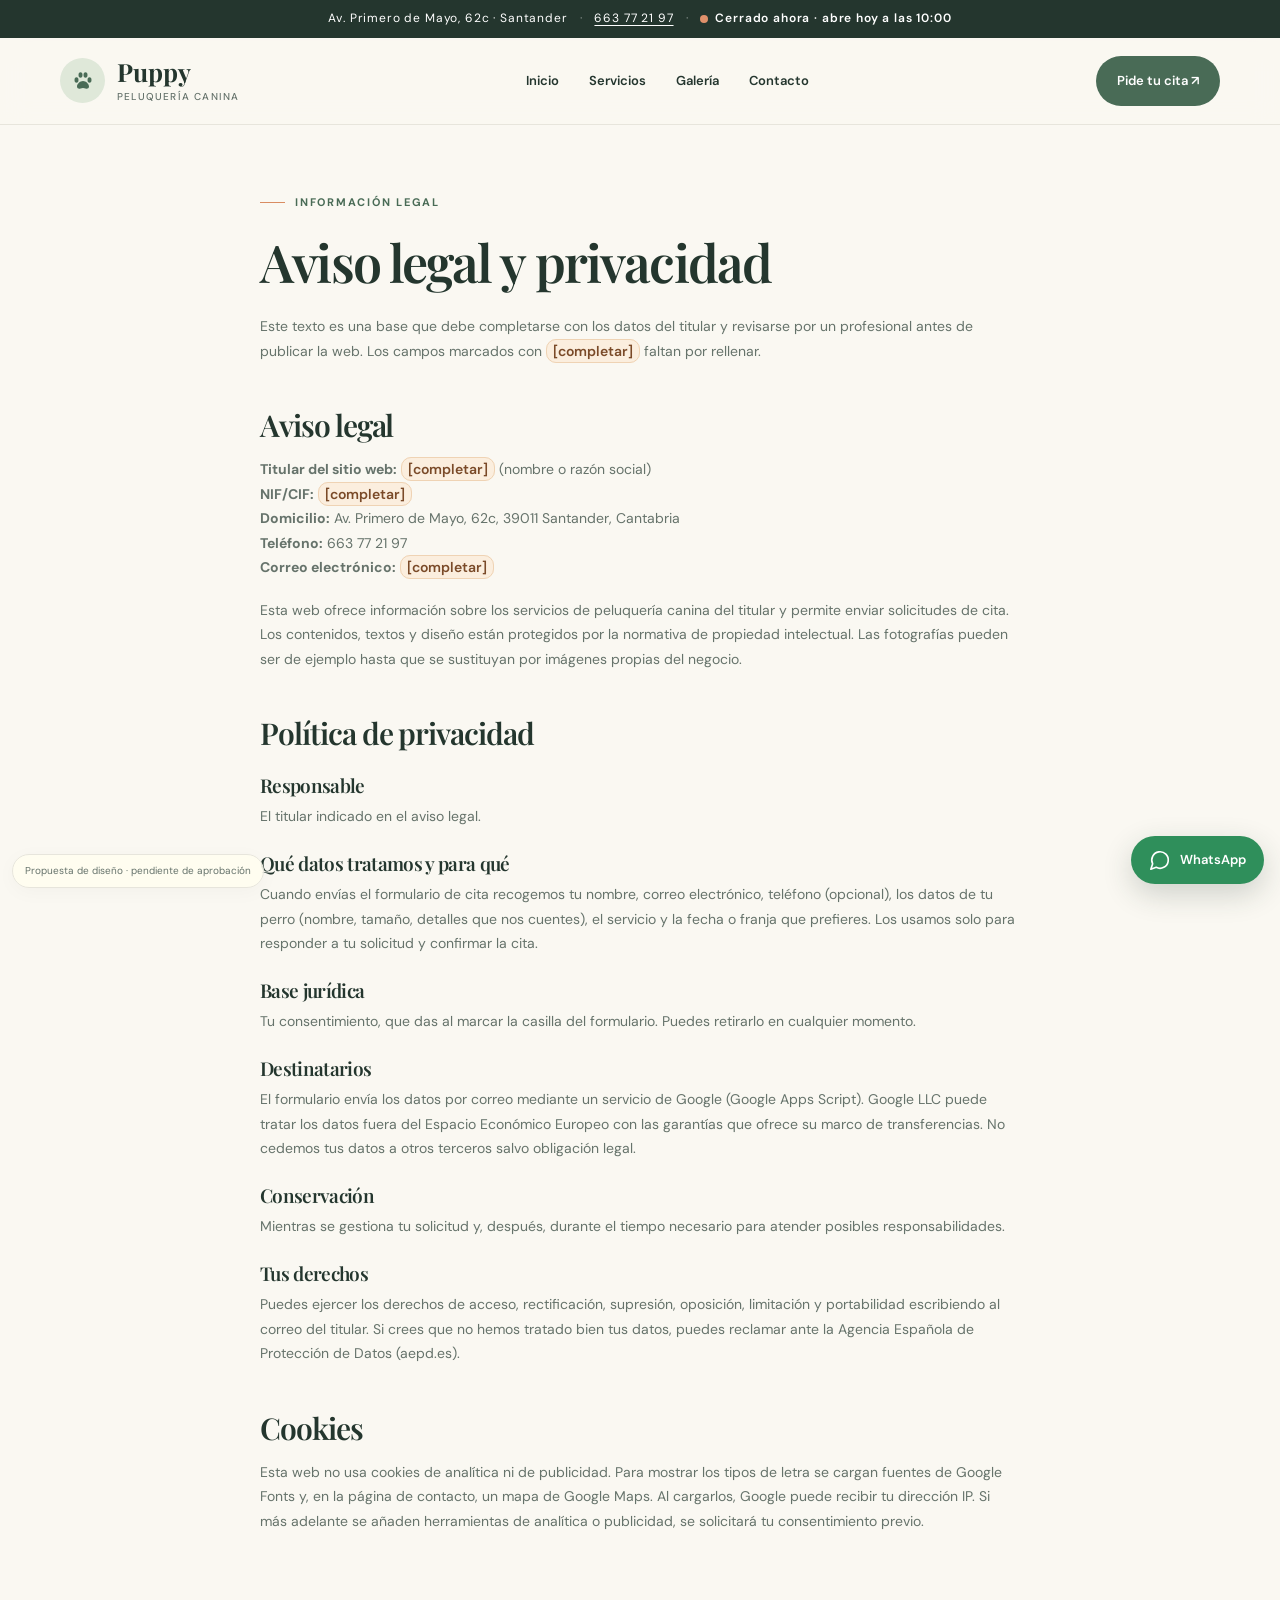
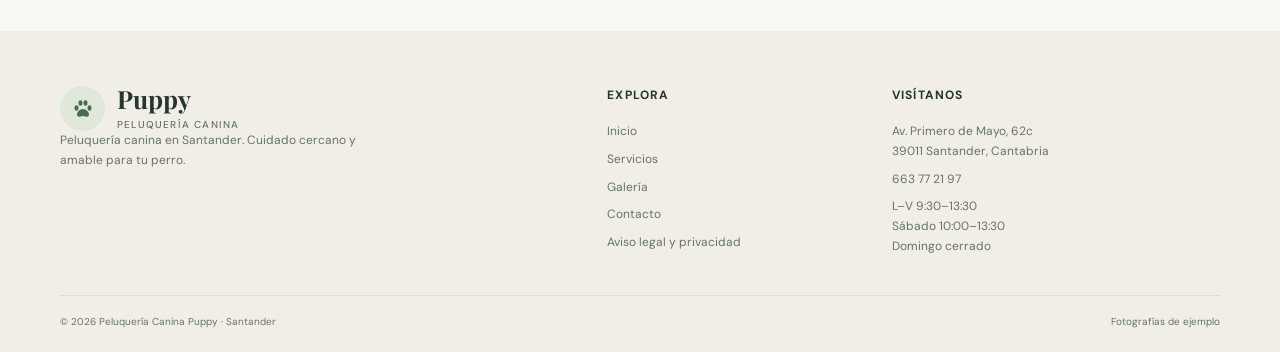
<file: aviso-legal.html>
<!doctype html><html lang="es"><head><meta charset="utf-8"><meta name="viewport" content="width=device-width,initial-scale=1"><meta name="description" content="Aviso legal, política de privacidad y cookies de Peluquería Canina Puppy."><title>Aviso legal y privacidad · Puppy Peluquería Canina</title><link rel="stylesheet" href="styles.css?v=6"><meta name="robots" content="noindex, nofollow"><meta property="og:type" content="website"><meta property="og:locale" content="es_ES"><meta property="og:title" content="Aviso legal y privacidad · Puppy"><meta property="og:description" content="Aviso legal, privacidad y cookies."><meta name="theme-color" content="#496b56"><link rel="icon" href="data:image/svg+xml,%3Csvg xmlns='http://www.w3.org/2000/svg' viewBox='0 0 24 24' fill='%23496b56'%3E%3Ccircle cx='12' cy='12' r='12' fill='%23dfe8d9'/%3E%3Cg transform='translate(4 4) scale(.67)'%3E%3Cellipse cx='5.5' cy='11' rx='2' ry='2.8'/%3E%3Cellipse cx='9.5' cy='6' rx='2' ry='2.8'/%3E%3Cellipse cx='14.5' cy='6' rx='2' ry='2.8'/%3E%3Cellipse cx='18.5' cy='11' rx='2' ry='2.8'/%3E%3Cpath d='M12 12c-3 0-6 3-6 5.5 0 2 2 2.5 3.5 2 1-.3 1.5-.5 2.5-.5s1.5.2 2.500.5c1.500.5 3.500 0 3.500-2C18 15 15 12 12 12z'/%3E%3C/g%3E%3C/svg%3E"></head><body><div class="topline"><span>Av. Primero de Mayo, 62c · Santander</span><span class="sep">·</span><a href="tel:+34663772197">663 77 21 97</a><span class="sep">·</span><span class="open-badge" data-open-badge>Consulta nuestro horario</span></div><header class="header"><div class="wrap nav"><a class="brand" href="index.html"><span class="brand-mark"><svg viewBox="0 0 24 24" fill="currentColor" aria-hidden="true"><ellipse cx="5.5" cy="11" rx="2" ry="2.8"/><ellipse cx="9.5" cy="6" rx="2" ry="2.8"/><ellipse cx="14.5" cy="6" rx="2" ry="2.8"/><ellipse cx="18.5" cy="11" rx="2" ry="2.8"/><path d="M12 12c-3 0-6 3-6 5.5 0 2 2 2.500 3.500 2 1-.3 1.500-.5 2.500-.5s1.500.2 2.500.5c1.500.5 3.500 0 3.500-2C18 15 15 12 12 12z"/></svg></span><span class="brand-name">Puppy<small>Peluquería canina</small></span></a><button class="menu-toggle" aria-label="Abrir menú" aria-expanded="false">☰</button><nav class="navlinks"><a href="index.html">Inicio</a><a href="servicios.html">Servicios</a><a href="galeria.html">Galería</a><a href="contacto.html">Contacto</a></nav><a class="nav-cta" href="contacto.html">Pide tu cita ↗</a></div></header><main><div class="wrap legal"><span class="eyebrow">Información legal</span><h1 style="font-size:clamp(34px,4.5vw,52px)">Aviso legal y privacidad</h1>
<p>Este texto es una base que debe completarse con los datos del titular y revisarse por un profesional antes de publicar la web. Los campos marcados con <span class="todo">[completar]</span> faltan por rellenar.</p>
<h2 id="aviso-legal">Aviso legal</h2>
<p><strong>Titular del sitio web:</strong> <span class="todo">[completar]</span> (nombre o razón social)<br> <strong>NIF/CIF:</strong> <span class="todo">[completar]</span><br> <strong>Domicilio:</strong> Av. Primero de Mayo, 62c, 39011 Santander, Cantabria<br> <strong>Teléfono:</strong> 663 77 21 97<br> <strong>Correo electrónico:</strong> <span class="todo">[completar]</span></p>
<p>Esta web ofrece información sobre los servicios de peluquería canina del titular y permite enviar solicitudes de cita. Los contenidos, textos y diseño están protegidos por la normativa de propiedad intelectual. Las fotografías pueden ser de ejemplo hasta que se sustituyan por imágenes propias del negocio.</p>
<h2 id="privacidad">Política de privacidad</h2>
<h3>Responsable</h3><p>El titular indicado en el aviso legal.</p>
<h3>Qué datos tratamos y para qué</h3>
<p>Cuando envías el formulario de cita recogemos tu nombre, correo electrónico, teléfono (opcional), los datos de tu perro (nombre, tamaño, detalles que nos cuentes), el servicio y la fecha o franja que prefieres. Los usamos solo para responder a tu solicitud y confirmar la cita.</p>
<h3>Base jurídica</h3><p>Tu consentimiento, que das al marcar la casilla del formulario. Puedes retirarlo en cualquier momento.</p>
<h3>Destinatarios</h3><p>El formulario envía los datos por correo mediante un servicio de Google (Google Apps Script). Google LLC puede tratar los datos fuera del Espacio Económico Europeo con las garantías que ofrece su marco de transferencias. No cedemos tus datos a otros terceros salvo obligación legal.</p>
<h3>Conservación</h3><p>Mientras se gestiona tu solicitud y, después, durante el tiempo necesario para atender posibles responsabilidades.</p>
<h3>Tus derechos</h3><p>Puedes ejercer los derechos de acceso, rectificación, supresión, oposición, limitación y portabilidad escribiendo al correo del titular. Si crees que no hemos tratado bien tus datos, puedes reclamar ante la Agencia Española de Protección de Datos (aepd.es).</p>
<h2 id="cookies">Cookies</h2>
<p>Esta web no usa cookies de analítica ni de publicidad. Para mostrar los tipos de letra se cargan fuentes de Google Fonts y, en la página de contacto, un mapa de Google Maps. Al cargarlos, Google puede recibir tu dirección IP. Si más adelante se añaden herramientas de analítica o publicidad, se solicitará tu consentimiento previo.</p>
</div></main><footer class="footer"><div class="wrap"><div class="footer-grid"><div><a class="brand" href="index.html"><span class="brand-mark"><svg viewBox="0 0 24 24" fill="currentColor" aria-hidden="true"><ellipse cx="5.5" cy="11" rx="2" ry="2.8"/><ellipse cx="9.5" cy="6" rx="2" ry="2.8"/><ellipse cx="14.5" cy="6" rx="2" ry="2.8"/><ellipse cx="18.5" cy="11" rx="2" ry="2.8"/><path d="M12 12c-3 0-6 3-6 5.5 0 2 2 2.500 3.500 2 1-.3 1.500-.5 2.500-.5s1.500.2 2.500.5c1.500.5 3.500 0 3.500-2C18 15 15 12 12 12z"/></svg></span><span class="brand-name">Puppy<small>Peluquería canina</small></span></a><p>Peluquería canina en Santander. Cuidado cercano y amable para tu perro.</p></div><div><h4>Explora</h4><div class="footer-links"><a href="index.html">Inicio</a><a href="servicios.html">Servicios</a><a href="galeria.html">Galería</a><a href="contacto.html">Contacto</a><a href="aviso-legal.html">Aviso legal y privacidad</a></div></div><div><h4>Visítanos</h4><div class="footer-links"><span>Av. Primero de Mayo, 62c<br> 39011 Santander, Cantabria</span><a href="tel:+34663772197">663 77 21 97</a><span>L–V 9:30–13:30<br> Sábado 10:00–13:30<br> Domingo cerrado</span></div></div></div><div class="footer-bottom"><span>© 2026 Peluquería Canina Puppy · Santander</span><span>Fotografías de ejemplo</span></div></div></footer><a class="wa-float" href="https://wa.me/34663772197?text=Hola%2C%20me%20gustar%C3%ADa%20pedir%20cita%20para%20mi%20perro" target="_blank" rel="noopener" aria-label="Escribir por WhatsApp"><svg viewBox="0 0 24 24" fill="none" stroke="currentColor" stroke-width="1.8" stroke-linecap="round" stroke-linejoin="round" aria-hidden="true"><path d="M7.9 20A9 9 0 1 0 4 16.1L2 22Z"/></svg><span>WhatsApp</span></a><div class="prototype-tag">Propuesta de diseño · pendiente de aprobación</div><div class="mobile-cta"><a class="button" href="contacto.html">Consultar una cita ↗</a><a class="button secondary" href="tel:+34663772197" aria-label="Llamar al 663 77 21 97">Llamar</a></div><script src="script.js"></script></body></html>
</file>
<file: styles.css>
@import url('https://fonts.googleapis.com/css2?family=DM+Sans:wght@400;500;600;700&family=Playfair+Display:wght@500;600;700&display=swap');
:root{--ink:#24362e;--muted:#66736b;--cream:#faf8f2;--paper:#fffdf8;--sage:#dfe8d9;--green:#496b56;--orange:#d98c62;--line:#e7e5dc;--shadow:0 24px 70px #24362e12}*{box-sizing:border-box}html{scroll-behavior:smooth}body{margin:0;background:var(--cream);color:var(--ink);font-family:'DM Sans',sans-serif;line-height:1.65}a{color:inherit;text-decoration:none}img{width:100%;display:block;object-fit:cover}.wrap{width:min(1160px,calc(100% - 48px));margin:auto}.topline{text-align:center;background:var(--ink);color:#fff;padding:9px 16px;font-size:12px;letter-spacing:.07em}.header{position:sticky;top:0;z-index:10;background:#faf8f2ed;backdrop-filter:blur(14px);border-bottom:1px solid #e7e5dc}.nav{display:flex;align-items:center;justify-content:space-between;gap:24px;min-height:86px}.brand{display:flex;align-items:center;gap:12px}.brand-mark{display:grid;place-items:center;background:var(--sage);width:45px;height:45px;border-radius:50%;font-size:23px}.brand-name{font-family:'Playfair Display',serif;font-size:25px;font-weight:700;line-height:1.05}.brand-name small{display:block;font:500 10px 'DM Sans',sans-serif;letter-spacing:.12em;text-transform:uppercase;margin-top:5px;color:var(--muted)}.navlinks{display:flex;gap:30px;font-size:13px;font-weight:600}.navlinks a{padding:8px 0;position:relative}.navlinks a:hover,.navlinks a.active{color:var(--green)}.navlinks a.active:after{content:'';height:2px;position:absolute;bottom:0;left:0;right:0;background:var(--orange)}.nav-cta,.button{display:inline-flex;align-items:center;justify-content:center;gap:14px;background:var(--green);color:#fff;padding:14px 21px;border-radius:999px;font-weight:600;font-size:13px;transition:.2s}.nav-cta:hover,.button:hover{background:var(--ink);transform:translateY(-2px)}.button.secondary{background:transparent;border:1px solid #a8b5a9;color:var(--ink)}.button.secondary:hover{background:var(--sage)}.menu-toggle{display:none;border:0;background:var(--sage);border-radius:50%;width:42px;height:42px;font-size:20px;color:var(--ink)}.hero{padding:70px 0 58px;overflow:hidden}.hero-grid{display:grid;grid-template-columns:1fr .94fr;align-items:center;gap:68px}.eyebrow{display:inline-flex;align-items:center;gap:10px;color:var(--green);font-size:11px;letter-spacing:.16em;text-transform:uppercase;font-weight:700}.eyebrow:before{content:'';width:25px;height:1px;background:var(--orange)}h1,h2,h3{margin:0;font-family:'Playfair Display',serif;font-weight:600;letter-spacing:-.035em;line-height:1.13}h1{font-size:clamp(44px,5.5vw,72px);margin:22px 0}h1 em{font-weight:500;color:var(--green)}h2{font-size:clamp(34px,4vw,48px);margin:15px 0}h3{font-size:24px}p{color:var(--muted);margin:0 0 18px}.hero-copy>p{max-width:490px;font-size:16px}.hero-actions{display:flex;gap:12px;flex-wrap:wrap;margin:30px 0 22px}.hero-note{font-size:11px;color:var(--muted)}.hero-note span{color:var(--orange);margin-right:6px}.hero-image{position:relative;min-height:500px}.hero-image>img{height:500px;border-radius:48% 48% 18px 18px;box-shadow:var(--shadow)}.floating-note{position:absolute;left:-38px;bottom:32px;background:var(--paper);padding:22px 25px;border-radius:14px;box-shadow:var(--shadow);display:flex;flex-direction:column;line-height:1.4}.floating-note strong{font-family:'Playfair Display',serif;font-size:20px}.floating-note small{margin-top:8px;color:var(--muted)}.floating-icon{position:absolute;right:-22px;top:40px;width:72px;height:72px;display:grid;place-items:center;border-radius:50%;background:#f0d6c2;color:#8d573b;font-size:34px}.trust-strip{border-top:1px solid var(--line);border-bottom:1px solid var(--line);background:var(--paper)}.trust-grid{display:grid;grid-template-columns:repeat(3,1fr);padding:23px 0;gap:20px}.trust-item{display:flex;align-items:center;justify-content:center;gap:12px;font-size:12px;font-weight:600}.trust-item b{color:var(--orange);font-size:22px}.section{padding:90px 0}.section-head{max-width:650px;margin:0 auto 42px}.section-head.center{text-align:center}.section-head p{max-width:530px;margin:18px auto 0}.cards{display:grid;grid-template-columns:repeat(3,1fr);gap:22px}.service-card{background:var(--paper);border:1px solid var(--line);border-radius:16px;overflow:hidden;transition:.25s}.service-card:hover{transform:translateY(-5px);box-shadow:var(--shadow)}.service-card img{height:235px}.service-body{padding:25px}.card-icon{display:grid;place-items:center;width:42px;height:42px;background:var(--sage);border-radius:50%;font-size:20px;margin-bottom:17px}.service-body h3{margin-bottom:12px}.service-body p{font-size:13px;min-height:65px}.text-link{display:inline-flex;gap:12px;color:var(--green);font-size:12px;font-weight:700}.split{display:grid;grid-template-columns:1fr 1fr;gap:80px;align-items:center}.split-image img{height:480px;border-radius:16px 110px 16px 16px}.split h2{margin:17px 0 20px}.checklist{list-style:none;padding:0;margin:26px 0 30px}.checklist li{margin:12px 0;color:var(--muted);font-size:14px}.checklist li:before{content:'✓';color:var(--green);font-weight:700;margin-right:12px}.quote-band{background:var(--ink);color:white;text-align:center;padding:64px 0}.quote-band blockquote{font-family:'Playfair Display',serif;font-size:clamp(25px,3vw,38px);line-height:1.3;max-width:800px;margin:0 auto 15px}.quote-band p{color:#c5d1c8;font-size:12px;margin:0}.cta-band{display:flex;align-items:center;justify-content:space-between;gap:30px;background:var(--sage);border-radius:20px;padding:40px 45px}.cta-band h2{font-size:34px}.cta-band p{margin:8px 0 0}.footer{background:#f0eee6;padding:55px 0 22px}.footer-grid{display:grid;grid-template-columns:1.5fr .7fr 1fr;gap:55px;padding-bottom:38px}.footer h4{font-size:12px;text-transform:uppercase;letter-spacing:.1em;margin:0 0 16px}.footer p{font-size:12px;max-width:330px}.footer-links{display:grid;gap:8px;font-size:12px;color:var(--muted)}.footer-bottom{border-top:1px solid #deddd4;padding-top:18px;display:flex;justify-content:space-between;gap:20px;color:var(--muted);font-size:10px}.prototype-tag{position:fixed;z-index:8;bottom:12px;right:12px;padding:8px 12px;border-radius:999px;background:#fffdf0e8;border:1px solid var(--line);font-size:10px;color:var(--muted);box-shadow:0 4px 20px #00000008}.mobile-cta{display:none}.page-hero{padding:75px 0 50px;background:var(--sage)}.page-hero .wrap{max-width:850px;text-align:center}.page-hero h1{font-size:clamp(42px,5vw,64px);margin:17px 0}.page-hero p{max-width:650px;margin:auto}.gallery-grid{display:grid;grid-template-columns:repeat(3,1fr);gap:18px}.gallery-grid img{height:300px;border-radius:14px}.gallery-grid figure{margin:0}.gallery-grid figcaption{font-size:12px;color:var(--muted);padding:10px 2px}.contact-grid{display:grid;grid-template-columns:.8fr 1.2fr;gap:55px}.contact-card{padding:28px;background:var(--paper);border:1px solid var(--line);border-radius:16px;margin-bottom:15px}.contact-card h3{font-size:21px;margin-bottom:10px}.contact-card p{margin:0;font-size:14px}.form-card{padding:34px;background:var(--paper);border:1px solid var(--line);border-radius:16px}.form-card label{display:block;font-size:12px;font-weight:600;margin:15px 0 6px}.form-card input,.form-card textarea,.form-card select{width:100%;padding:13px;border:1px solid var(--line);background:#fff;border-radius:8px;font:inherit}.form-card textarea{min-height:120px}.form-card button{border:0;cursor:pointer;margin-top:20px}.notice{font-size:12px;color:var(--muted);margin-top:14px}.service-list{display:grid;grid-template-columns:repeat(2,1fr);gap:18px}.service-row{padding:27px;background:var(--paper);border:1px solid var(--line);border-radius:14px}.service-row h3{font-size:23px;margin-bottom:9px}.service-row p{margin:0;font-size:14px}
@media(max-width:850px){.wrap{width:min(100% - 34px,650px)}.nav{min-height:72px}.nav-cta{display:none}.menu-toggle{display:block}.navlinks{display:none;position:absolute;top:72px;left:0;right:0;background:var(--cream);padding:20px 24px 24px;flex-direction:column;gap:12px;border-bottom:1px solid var(--line)}.navlinks.open{display:flex}.hero{padding:44px 0}.hero-grid,.split,.contact-grid{grid-template-columns:1fr;gap:36px}.hero-grid{gap:36px}.hero-image{min-height:350px}.hero-image>img{height:390px;max-width:540px;margin:auto}.floating-note{left:0;bottom:20px}.floating-icon{right:0}.trust-grid{grid-template-columns:1fr;gap:14px;padding:18px}.trust-item{justify-content:flex-start}.section{padding:64px 0}.cards{grid-template-columns:1fr;gap:16px}.service-card img{height:250px}.service-body p{min-height:0}.split-image img{height:350px}.cta-band{align-items:flex-start;flex-direction:column;padding:30px 24px}.footer-grid{grid-template-columns:1fr 1fr;gap:28px}.footer-grid>div:first-child{grid-column:1/-1}.footer-bottom{flex-direction:column;gap:7px}.gallery-grid{grid-template-columns:1fr 1fr;gap:12px}.gallery-grid img{height:220px}.service-list{grid-template-columns:1fr}.mobile-cta{display:block;position:fixed;bottom:0;left:0;right:0;padding:10px 16px;background:#faf8f2ed;border-top:1px solid var(--line);z-index:7}.mobile-cta .button{width:100%}.prototype-tag{bottom:72px}}
@media(max-width:430px){h1{font-size:43px}.hero-image>img{height:330px}.floating-note{padding:16px}.floating-note strong{font-size:17px}.gallery-grid{grid-template-columns:1fr}.gallery-grid img{height:270px}.footer-grid{grid-template-columns:1fr}.footer-grid>div:first-child{grid-column:auto}}

/* Refinamientos visuales: imágenes proporcionadas, formularios y cita */
.page-hero-grid{display:grid;grid-template-columns:1fr .65fr;align-items:center;gap:36px;text-align:left!important;max-width:100%!important}
.page-hero-grid img{width:100%;height:220px;max-height:220px;max-width:380px;justify-self:end;object-fit:cover;border-radius:18px}
.page-hero-grid p{margin:0!important}
.service-row{display:grid;grid-template-columns:120px 1fr auto;align-items:center;gap:22px;margin-top:16px}
.service-row img{width:120px;height:105px;border-radius:10px;object-fit:cover}
.service-row>div{min-width:0}
.price-note{font-size:12px;color:var(--green);font-weight:700;white-space:nowrap}
.gallery-grid img{height:250px;object-fit:cover}
.form{min-width:0}
.form:not(.booking-card){padding:32px;background:var(--paper);border:1px solid var(--line);border-radius:18px;box-shadow:0 16px 50px #24362e0a}
.form label{display:block;font-size:12px;font-weight:600;margin:15px 0 7px;color:var(--ink)}
.form input,.form select,.form textarea{width:100%;min-width:0;padding:13px 14px;border:1px solid #dedfd6;border-radius:9px;background:#fffefa;color:var(--ink);font:400 14px 'DM Sans',sans-serif;outline:none;transition:border-color .2s,box-shadow .2s}
.form input:focus,.form select:focus,.form textarea:focus,.field input:focus,.field select:focus,.field textarea:focus{border-color:var(--green);box-shadow:0 0 0 3px #496b561a}
.form textarea{min-height:110px;resize:vertical}
.form button{border:0;cursor:pointer;margin-top:18px}
.form-note{font-size:11px;margin-top:14px}
.booking-hero{padding:58px 0 54px;background:var(--sage)}
.booking-hero-inner{display:grid;grid-template-columns:1fr .72fr;align-items:center;gap:72px}
.booking-hero h1{font-size:clamp(42px,5vw,64px);margin:18px 0 20px}
.booking-hero p{max-width:530px;font-size:15px}
.booking-visual{position:relative;max-width:390px;justify-self:end;width:100%;padding:0 0 28px 22px}
.booking-visual>img{width:100%;height:290px;object-fit:cover;border-radius:16px 90px 16px 16px}
.visual-caption{position:absolute;bottom:0;left:0;display:flex;align-items:center;gap:12px;padding:15px 19px;background:var(--paper);border:1px solid #e7e5dc;border-radius:12px;box-shadow:var(--shadow)}
.visual-caption>span{display:grid;place-items:center;width:38px;height:38px;background:var(--sage);border-radius:50%;font-size:22px;color:var(--green)}
.visual-caption strong,.visual-caption small{display:block}.visual-caption strong{font-family:'Playfair Display',serif;font-size:15px}.visual-caption small{font-size:10px;color:var(--muted);margin-top:3px}
.booking-section{padding:76px 0 90px;background:#fcfbf7}
.booking-layout{display:grid;grid-template-columns:.7fr 1.3fr;gap:58px;align-items:start}
.booking-aside{padding:24px 0;position:sticky;top:120px}
.booking-aside h2{font-size:clamp(34px,3.7vw,46px);margin:18px 0}
.booking-aside>p{font-size:14px;max-width:350px;margin-bottom:30px}
.booking-step{display:flex;align-items:flex-start;gap:14px;padding:17px 0;border-top:1px solid var(--line)}
.booking-step>span{display:grid;place-items:center;flex:0 0 36px;height:36px;border-radius:50%;background:var(--sage);color:var(--green);font-size:11px;font-weight:700}
.booking-step strong,.booking-step small{display:block}.booking-step strong{font-size:13px;margin:1px 0 4px}.booking-step small{font-size:11px;line-height:1.5;color:var(--muted)}
.booking-contact-note{display:flex;gap:12px;padding:17px;margin-top:25px;background:#f0eee6;border-radius:12px}.booking-contact-note>span{color:var(--orange);font-size:19px}.booking-contact-note p{font-size:11px;line-height:1.6;margin:0}
.booking-card{padding:clamp(22px,4vw,42px);background:#fff;border:1px solid #e9e7df;border-radius:20px;box-shadow:0 20px 65px #24362e0b;min-width:0}
.form-heading{display:flex;align-items:center;justify-content:space-between;gap:15px}.form-kicker{font-size:10px;letter-spacing:.16em;font-weight:700;color:var(--green)}.form-heading h2{font-size:clamp(25px,3vw,33px);margin:9px 0 0}.form-paw{display:grid;place-items:center;flex:0 0 50px;height:50px;background:var(--sage);border-radius:50%;font-size:24px}.form-intro{font-size:11px;margin:13px 0 25px}.form-intro b,.field label b,.privacy-check b{color:#b86643}
.form-fields{display:grid;grid-template-columns:1fr 1fr;gap:18px 16px}.field{min-width:0}.field label{display:block;font-size:12px;font-weight:700;margin:0 0 7px;color:var(--ink)}.field input,.field select,.field textarea{width:100%;min-width:0;padding:12px 13px;border:1px solid #dedfd6;border-radius:9px;background:#fffefa;color:var(--ink);font:400 13px 'DM Sans',sans-serif;outline:none;transition:border-color .2s,box-shadow .2s}.field input,.field select{height:46px}.field select{cursor:pointer}.field textarea{min-height:112px;resize:vertical}.field input::placeholder,.field textarea::placeholder{color:#9a9f97}.field-full{grid-column:1/-1}
.privacy-check{display:flex;align-items:flex-start;gap:10px;margin:22px 0 0;font-size:11px;line-height:1.6;color:var(--muted);cursor:pointer}.privacy-check input{flex:0 0 16px;width:16px;height:16px;margin:2px 0 0;accent-color:var(--green)}
.booking-submit{width:100%;justify-content:space-between;padding:16px 20px;margin-top:22px;border:0;cursor:pointer;font-size:13px}.booking-submit:disabled{opacity:.65;cursor:wait}.form-status{font-size:11px;line-height:1.6;margin:13px 0 0;color:var(--muted)}.form-status.success{color:#326c48}.form-status.error{color:#a34535}
.booking-bottom{padding:60px 0;background:#f0eee6;text-align:center}.booking-bottom>div{max-width:620px}.booking-bottom>div>span{font-size:10px;text-transform:uppercase;letter-spacing:.16em;font-weight:700;color:var(--green)}.booking-bottom h2{font-size:clamp(28px,4vw,39px);margin:12px 0}.booking-bottom p{font-size:13px}.booking-bottom .button{margin-top:8px}
@media(max-width:850px){.page-hero-grid{grid-template-columns:1fr;gap:24px;text-align:center!important}.page-hero-grid img{justify-self:center;width:100%;max-width:420px;height:190px;max-height:190px}.service-row{grid-template-columns:88px 1fr;gap:15px;padding:18px}.service-row img{width:88px;height:88px}.price-note{grid-column:2;white-space:normal}.booking-hero-inner{grid-template-columns:1fr;gap:25px}.booking-hero{padding:42px 0}.booking-visual{justify-self:start;max-width:420px;padding-left:0}.booking-visual>img{height:220px;max-width:100%;border-radius:14px 65px 14px 14px}.booking-layout{grid-template-columns:1fr;gap:30px}.booking-aside{position:static;padding:0}.booking-aside h2 br{display:none}.booking-aside>p{max-width:600px}.booking-contact-note{max-width:600px}.booking-section{padding:52px 0 70px}}
@media(max-width:540px){.form-fields{grid-template-columns:1fr;gap:16px}.field-full{grid-column:auto}.booking-card{padding:22px 18px;border-radius:15px}.form-heading h2{font-size:26px}.form-paw{flex-basis:42px;height:42px;font-size:20px}.booking-hero h1{font-size:43px}.booking-visual>img{height:190px}.gallery-grid img{height:210px}.service-row{grid-template-columns:74px 1fr;padding:15px}.service-row img{width:74px;height:74px}.service-row h3{font-size:19px}.service-row p{font-size:12px}.price-note{font-size:11px}}

/* Estado del envío del formulario de cita */
.form-status.success { color: #176b42; font-weight: 600; }
.form-status.error { color: #a32929; font-weight: 600; }
.booking-submit:disabled { opacity: .7; cursor: wait; }

/* ---- Mejoras: iconos, topline, WhatsApp, mapa, legal ---- */
.brand-mark svg{width:24px;height:24px;color:var(--green)}
.form-paw svg,.floating-icon svg{width:26px;height:26px}
.floating-icon svg{width:34px;height:34px}
.card-icon svg,.visual-caption>span svg,.booking-contact-note>span svg{width:20px;height:20px}
.trust-item b svg{width:24px;height:24px}
.booking-contact-note>span{flex:0 0 20px}
.topline{display:flex;flex-wrap:wrap;justify-content:center;gap:4px 12px}
.topline a{text-decoration:underline;text-underline-offset:3px}
.topline .sep{opacity:.5}
.open-badge{display:inline-flex;align-items:center;gap:7px;font-weight:600}
.open-badge:before{content:'';width:8px;height:8px;border-radius:50%;background:#9aa59d;flex:0 0 8px}
.open-badge.is-open:before{background:#5fbf7f;box-shadow:0 0 0 3px #5fbf7f33}
.open-badge.is-closed:before{background:#e0916b}
.prototype-tag{right:auto;left:12px}
.wa-float{position:fixed;z-index:9;right:16px;bottom:16px;display:inline-flex;align-items:center;gap:9px;padding:13px 18px;border-radius:999px;background:#2f8f5b;color:#fff;font-weight:600;font-size:13px;box-shadow:0 10px 30px #24362e33;transition:.2s}
.wa-float:hover{background:#24724a;transform:translateY(-2px)}
.wa-float svg{width:22px;height:22px}
.mobile-cta{display:none}
.map-section{background:#f2efe6}
.map-layout{display:grid;grid-template-columns:.9fr 1.1fr;gap:56px;align-items:center}
.map-hours{line-height:1.9}
.map-frame{border-radius:18px;overflow:hidden;box-shadow:var(--shadow);border:1px solid var(--line);background:var(--sage);min-height:380px}
.map-frame iframe{width:100%;height:100%;min-height:380px;border:0;display:block}
.legal{max-width:760px;padding:60px 0 80px}
.legal h2{font-size:30px;margin:46px 0 14px}
.legal h3{font-size:19px;margin:24px 0 8px}
.legal p,.legal li{font-size:14px;line-height:1.75}
.legal ul{color:var(--muted);padding-left:20px;margin:0 0 18px}
.legal .todo{background:#fbeede;border:1px solid #efd3b4;border-radius:10px;padding:2px 6px;color:#7a4a28;font-weight:600}
.privacy-check a{text-decoration:underline;text-underline-offset:3px}
@media(max-width:850px){
  .map-layout{grid-template-columns:1fr;gap:32px}
  .mobile-cta{display:flex;gap:10px}
  .mobile-cta .button{flex:1;width:auto;padding-left:14px;padding-right:14px}
  .wa-float{bottom:84px}
  .wa-float span{display:none}
  .wa-float{padding:14px}
  .prototype-tag{bottom:72px}
}
@media(max-width:540px){.topline .sep{display:none}.topline{gap:2px 14px}}

/* Cabecera de contacto más compacta */
@media(min-width:851px){
  .booking-hero{padding:30px 0 26px}
  .booking-hero-inner{gap:48px;grid-template-columns:1fr .6fr}
  .booking-hero h1{font-size:clamp(30px,3.4vw,42px);margin:10px 0 10px}
  .booking-hero p{font-size:14px;margin-bottom:0;max-width:480px}
  .booking-visual{max-width:300px;padding:0 0 22px 18px}
  .booking-visual>img{height:170px}
  .booking-visual .visual-caption{padding:10px 14px;gap:10px}
  .booking-visual .visual-caption>span{width:30px;height:30px}
  .booking-visual .visual-caption>span svg{width:16px;height:16px}
  .booking-visual .visual-caption small{font-size:11px}
}
@media(max-width:850px){
  .booking-hero{padding:28px 0}
  .booking-hero h1{font-size:34px;margin:10px 0}
  .booking-hero p{margin-bottom:0}
  .booking-visual>img{height:150px}
}

/* Cabeceras de todas las páginas: aún más compactas */
@media(min-width:851px){
  .hero{padding:34px 0 30px}
  .hero-grid{gap:48px}
  .hero h1{font-size:clamp(34px,4vw,50px);margin:12px 0}
  .hero-copy>p{font-size:15px;margin-bottom:0;max-width:470px}
  .hero-actions{margin:20px 0 14px}
  .hero-image{min-height:330px}
  .hero-image>img{height:330px}
  .floating-note{padding:13px 18px;bottom:22px;left:-28px}
  .floating-note strong{font-size:16px}
  .floating-note small{margin-top:4px;font-size:12px}
  .floating-icon{width:52px;height:52px;top:26px}
  .floating-icon svg{width:24px;height:24px}
  .page-hero{padding:28px 0 26px}
  .page-hero h1{font-size:clamp(30px,3.4vw,42px);margin:10px 0 8px}
  .page-hero-grid{gap:28px;grid-template-columns:1fr .5fr}
  .page-hero-grid img{height:140px;max-height:140px;max-width:300px}
  .booking-hero{padding:24px 0 22px}
  .booking-hero h1{font-size:clamp(28px,3.2vw,38px);margin:8px 0}
  .booking-visual{max-width:270px}
  .booking-visual>img{height:135px}
}
@media(max-width:850px){
  .hero{padding:26px 0 30px}
  .hero h1{font-size:34px;margin:10px 0}
  .hero-actions{margin:18px 0 14px}
  .hero-image{min-height:260px}
  .hero-image>img{height:260px}
  .page-hero{padding:26px 0 24px}
  .page-hero h1{font-size:32px;margin:8px 0}
  .page-hero-grid{gap:16px}
  .page-hero-grid img{height:130px;max-height:130px}
  .booking-hero{padding:22px 0}
  .booking-hero h1{font-size:30px}
  .booking-visual>img{height:125px}
}

/* Cabeceras: tamaño mínimo (v3) */
@media(min-width:851px){
  .hero{padding:20px 0 18px}
  .hero-grid{gap:40px;grid-template-columns:1fr .8fr}
  .hero h1{font-size:clamp(28px,3.2vw,40px);margin:8px 0}
  .hero-copy>p{font-size:14px;line-height:1.55;max-width:460px}
  .hero-actions{margin:14px 0 10px}
  .hero-actions .button{padding:11px 18px}
  .hero-image{min-height:240px}
  .hero-image>img{height:240px}
  .floating-note{padding:10px 14px;bottom:14px}
  .floating-note strong{font-size:14px}
  .floating-note small{font-size:11px;margin-top:2px}
  .floating-icon{width:42px;height:42px;top:16px}
  .floating-icon svg{width:20px;height:20px}
  .page-hero{padding:16px 0 14px}
  .page-hero h1{font-size:clamp(26px,2.8vw,34px);margin:6px 0}
  .page-hero p{font-size:14px;line-height:1.5}
  .page-hero-grid{gap:24px;grid-template-columns:1fr .4fr}
  .page-hero-grid img{height:100px;max-height:100px;max-width:230px;border-radius:14px}
  .booking-hero{padding:14px 0 12px}
  .booking-hero-inner{gap:36px;grid-template-columns:1fr .5fr}
  .booking-hero h1{font-size:clamp(24px,2.6vw,32px);margin:6px 0}
  .booking-hero p{font-size:13px;line-height:1.5}
  .booking-visual{max-width:230px;padding:0 0 16px 14px}
  .booking-visual>img{height:100px;border-radius:12px 50px 12px 12px}
  .booking-visual .visual-caption{padding:8px 12px}
}
@media(max-width:850px){
  .hero{padding:18px 0 22px}
  .hero h1{font-size:30px;margin:6px 0}
  .hero-copy>p{font-size:14px;line-height:1.55}
  .hero-actions{margin:14px 0 10px}
  .hero-image{min-height:200px}
  .hero-image>img{height:200px}
  .page-hero{padding:18px 0 16px}
  .page-hero h1{font-size:28px;margin:6px 0}
  .page-hero-grid{gap:12px}
  .page-hero-grid img{height:100px;max-height:100px}
  .booking-hero{padding:16px 0 14px}
  .booking-hero h1{font-size:26px;margin:6px 0}
  .booking-hero p{font-size:13px}
  .booking-visual>img{height:100px}
}

/* Reseñas y redes sociales */
.reviews{background:var(--paper)}
.reviews-summary{display:flex;flex-wrap:wrap;align-items:center;justify-content:center;gap:14px 22px;margin:8px auto 30px;padding:16px 22px;max-width:760px;background:var(--cream);border:1px solid var(--line);border-radius:16px}
.reviews-summary strong{display:block;font-size:14px}
.reviews-summary small{display:block;color:var(--muted);font-size:12px}
.stars{display:flex;gap:3px;color:var(--orange)}
.stars svg{width:18px;height:18px}
.stars.big svg{width:22px;height:22px}
.review-grid{display:grid;grid-template-columns:repeat(3,1fr);gap:20px}
.review-card{position:relative;display:flex;flex-direction:column;gap:12px;min-width:0;padding:24px;background:var(--cream);border:1px dashed #c9cfc3;border-radius:16px}
.review-card p{margin:0;font-size:14px;color:var(--muted);font-style:italic}
.sample-tag{align-self:flex-start;font-size:10px;letter-spacing:.08em;text-transform:uppercase;font-weight:700;color:#7a4a28;background:#fbeede;border:1px solid #efd3b4;border-radius:999px;padding:3px 9px}
.review-author{display:flex;align-items:center;gap:12px;margin-top:auto}
.review-author .avatar{display:grid;place-items:center;width:38px;height:38px;border-radius:50%;background:var(--sage);color:var(--green);flex:0 0 38px}
.review-author .avatar svg{width:18px;height:18px}
.review-author strong,.review-author small{display:block;line-height:1.35}
.review-author strong{font-size:13px}
.review-author small{font-size:11px;color:var(--muted)}
.social{background:#f2efe6}
.social-layout{display:grid;grid-template-columns:1fr 1fr;gap:56px;align-items:center}
.social-grid{display:grid;grid-template-columns:repeat(3,1fr);gap:10px}
.social-tile{display:grid;place-items:center;aspect-ratio:1/1;border-radius:12px;background:var(--sage);color:var(--green);opacity:.85}
.social-tile svg{width:30px;height:30px;opacity:.7}
.social-tile:nth-child(2n){background:#f0d6c2;color:#8d573b}
.social-note{margin:12px 0 0;font-size:12px;text-align:center}
.button.is-pending{opacity:.55;cursor:not-allowed}
.button.is-pending:hover{transform:none;background:transparent}
@media(max-width:850px){
  .review-grid{grid-template-columns:1fr}
  .social-layout{grid-template-columns:1fr;gap:32px}
}

/* Redes sociales: franja compacta en contacto */
.social-strip{background:var(--paper);border-top:1px solid var(--line);border-bottom:1px solid var(--line);padding:16px 0}
.social-strip-inner{display:flex;flex-wrap:wrap;align-items:center;justify-content:space-between;gap:12px 24px}
.social-strip strong{display:block;font-size:14px}
.social-strip small{display:block;color:var(--muted);font-size:12px}
.social-buttons{display:flex;flex-wrap:wrap;gap:10px}
.social-btn{display:inline-flex;align-items:center;gap:8px;padding:9px 16px;border-radius:999px;border:1px solid #a8b5a9;font-size:13px;font-weight:600;color:var(--ink);transition:.2s}
a.social-btn:hover{background:var(--sage)}
.social-btn svg{width:17px;height:17px}
.social-btn em{font-style:normal;font-size:10px;font-weight:600;color:#7a4a28;background:#fbeede;border-radius:999px;padding:2px 7px}
.social-btn.is-pending{opacity:.6;cursor:not-allowed}
@media(max-width:540px){.social-strip-inner{flex-direction:column;align-items:flex-start}}
</file>
